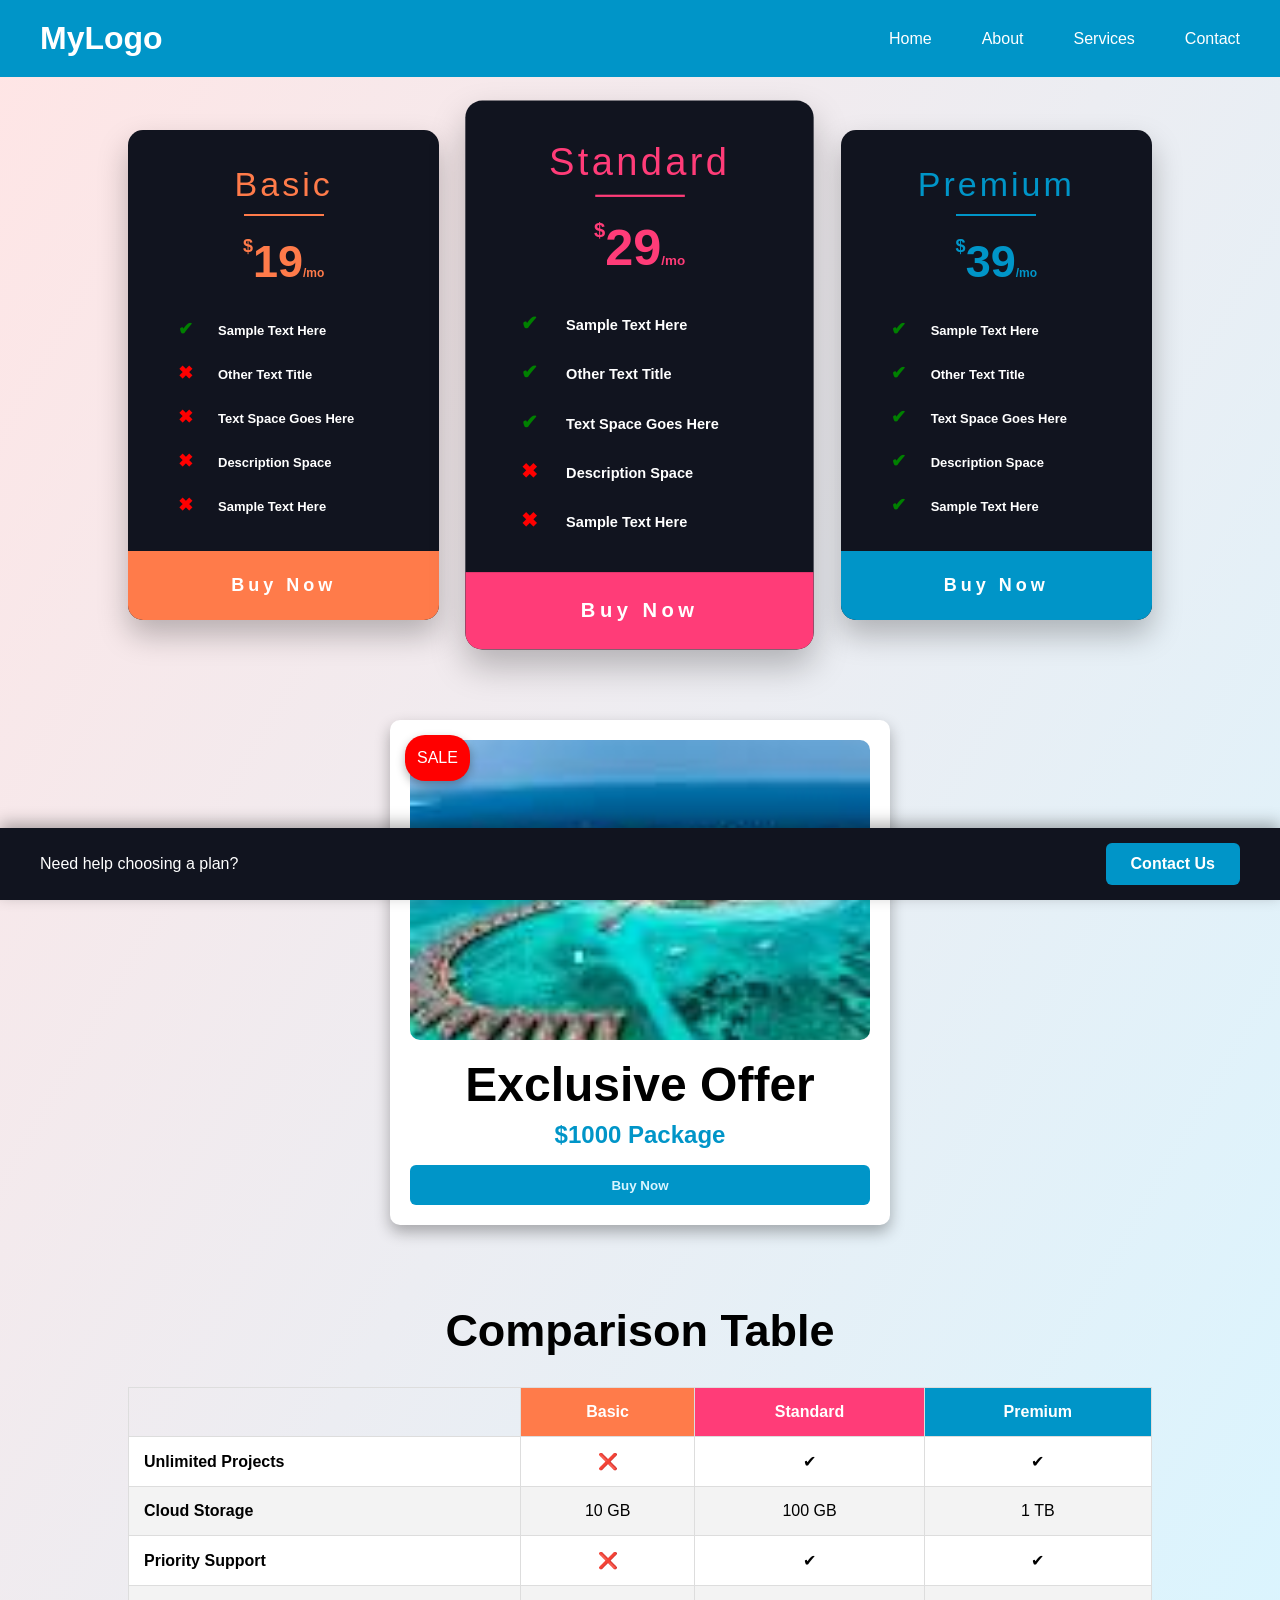
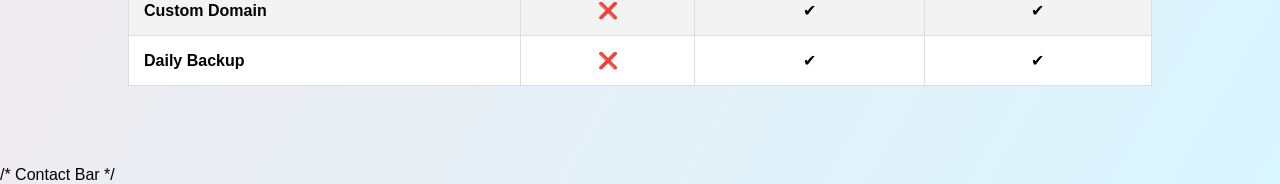
<file: index.html>
<!DOCTYPE html>
<html lang="en">
<head>
    <meta charset="UTF-8">
    <meta name="viewport" content="width=device-width, initial-scale=1.0">
    <title>Pricing Card</title>
    <link rel="stylesheet" href="pricing-card.css">
</head>
<body>

    <header>
        <!-- Navigation bar -->
        <nav class="navbar">

            <div class="logo">
                MyLogo
            </div>

            <div class="menu">
                <a href="#">Home</a>
                <a href="#">About</a>
                <a href="#">Services</a>
                <a href="#">Contact</a>
            </div>

        </nav>
    </header>
    <section class="pricing-section">
    <div class="price-card basic">
        <h2>Basic</h2>
        <div class="line"></div>
        <h3><span>$</span>19<small>/mo</small></h3>
        <ul> 
            <li class="yes">Sample Text Here</li> 
            <li class="no">Other Text Title</li> 
            <li class="no">Text Space Goes Here</li> 
            <li class="no">Description Space</li> 
            <li class="no">Sample Text Here</li> 
        </ul> 
        <button>Buy Now</button> 
    </div>

    <div class="price-card standard">
        <h2>Standard</h2>
        <div class="line"></div>
        <h3><span>$</span>29<small>/mo</small></h3>
        <ul> 
            <li class="yes">Sample Text Here</li> 
            <li class="yes">Other Text Title</li> 
            <li class="yes">Text Space Goes Here</li> 
            <li class="no">Description Space</li> 
            <li class="no">Sample Text Here</li> 
        </ul> 
        <button>Buy Now</button> 
    </div>

     <div class="price-card premium">
        <h2>Premium</h2>
        <div class="line"></div>

        <h3><span>$</span>39<small>/mo</small></h3>

        <ul>
            <li class="yes">Sample Text Here</li>
            <li class="yes">Other Text Title</li>
            <li class="yes">Text Space Goes Here</li>
            <li class="yes">Description Space</li>
            <li class="yes">Sample Text Here</li>
        </ul>

        <button>Buy Now</button>
    </div>

    </section>

    <section>
        <!-- Badge -->

    <div class="card-badge">
        <div class="badge">SALE</div>

        <img src="image/maldive.jpg" alt="Maldive">

        <h2>Exclusive Offer</h2>

        <p>$1000 Package</p>

        <button>Buy Now</button>
    </div>

    </div>
    </section>

   <!-- Feature table -->
        <section class="comparison">

    <h2>Comparison Table</h2>

    <table>

        <thead>

            <tr>
                <th></th>
                <th class="basic-head">Basic</th>
                <th class="standard-head">Standard</th>
                <th class="premium-head">Premium</th>
            </tr>

        </thead>

        <tbody>

            <tr>
                <td>Unlimited Projects</td>
                <td>❌</td>
                <td>✔</td>
                <td>✔</td>
            </tr>

            <tr>
                <td>Cloud Storage</td>
                <td>10 GB</td>
                <td>100 GB</td>
                <td>1 TB</td>
            </tr>

            <tr>
                <td>Priority Support</td>
                <td>❌</td>
                <td>✔</td>
                <td>✔</td>
            </tr>

            <tr>
                <td>Custom Domain</td>
                <td>❌</td>
                <td>✔</td>
                <td>✔</td>
            </tr>

            <tr>
                <td>Daily Backup</td>
                <td>❌</td>
                <td>✔</td>
                <td>✔</td>
            </tr>

        </tbody>

    </table>

    </section>

    /* Contact Bar */
    <div class="contact-bar">

    <p>Need help choosing a plan?</p>

    <button>Contact Us</button>

</div>

</body>
</html>
</file>
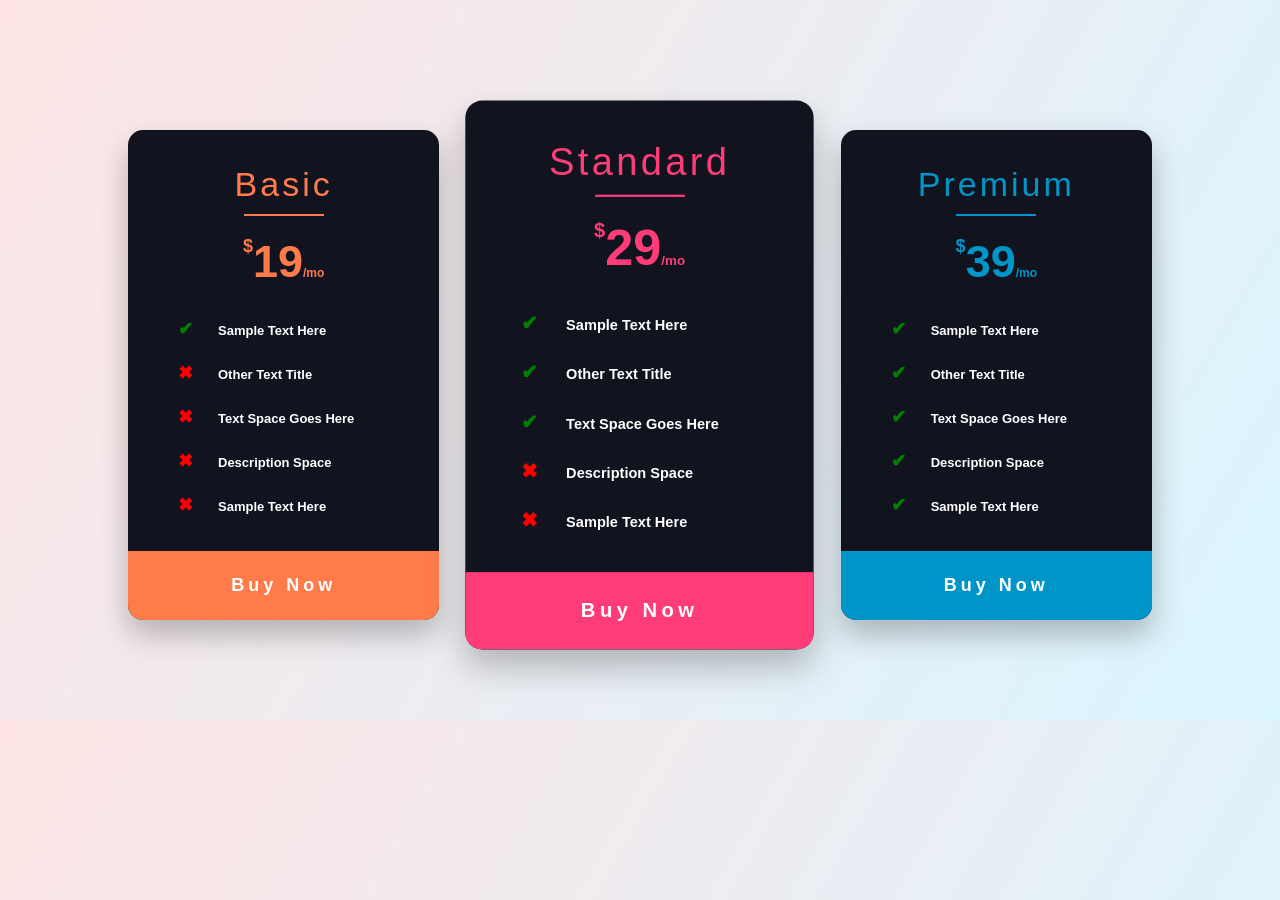
<file: pricing-card.html>
<!DOCTYPE html>
<html lang="en">
<head>
    <meta charset="UTF-8">
    <meta name="viewport" content="width=device-width, initial-scale=1.0">
    <title>Pricing Card</title>
    <link rel="stylesheet" href="pricing-card.css">
</head>
<body>
    <section class="pricing-section">
    <div class="price-card basic">
        <h2>Basic</h2>
        <div class="line"></div>
        <h3><span>$</span>19<small>/mo</small></h3>
        <ul> 
            <li class="yes">Sample Text Here</li> 
            <li class="no">Other Text Title</li> 
            <li class="no">Text Space Goes Here</li> 
            <li class="no">Description Space</li> 
            <li class="no">Sample Text Here</li> 
        </ul> 
        <button>Buy Now</button> 
    </div>

    <div class="price-card standard">
        <h2>Standard</h2>
        <div class="line"></div>
        <h3><span>$</span>29<small>/mo</small></h3>
        <ul> 
            <li class="yes">Sample Text Here</li> 
            <li class="yes">Other Text Title</li> 
            <li class="yes">Text Space Goes Here</li> 
            <li class="no">Description Space</li> 
            <li class="no">Sample Text Here</li> 
        </ul> 
        <button>Buy Now</button> 
    </div>

     <div class="price-card premium">
        <h2>Premium</h2>
        <div class="line"></div>

        <h3><span>$</span>39<small>/mo</small></h3>

        <ul>
            <li class="yes">Sample Text Here</li>
            <li class="yes">Other Text Title</li>
            <li class="yes">Text Space Goes Here</li>
            <li class="yes">Description Space</li>
            <li class="yes">Sample Text Here</li>
        </ul>

        <button>Buy Now</button>
    </div>

    </section>
</body>
</html>
</file>
<file: pricing-card.css>
* {
    margin: 0;
    padding: 0;
    box-sizing: border-box;
}
body{
    font-family:Arial, sans-serif;
    background:linear-gradient(120deg, #ffe5e5, #d9f5ff);
    padding-top: 90px;
}
/* Naviagation */
.navbar {
    display: flex;
    position: fixed;
    top: 0px;
    width: 100%;
    justify-content: space-between;
    align-items: center;
    padding: 20px 40px;
    background-color: #0095c8;
    z-index: 1000;
}

.logo {
    color: #fff;
    font-size: 32px;
    font-weight: bold;
}

.menu {
    display: flex;
    gap: 50px;
    justify-content: center;
}

.menu a {
    color: #fff;
    text-decoration: none;
}


/* Price card */
.pricing-section{
    display:grid;
    grid-template-columns: repeat(3, minmax(280px, 1fr));
    gap:45px;
    width:80%;
    margin:40px auto 100px;
    align-items:center;
    justify-content: center;
}
.price-card{
    background:#11141f;
    color:white;
    text-align:center;
    border-radius:15px;
    overflow:hidden;
    box-shadow:0 15px 30px rgba(0,0,0,0.25);
}

.price-card h2{
    font-size:34px;
    font-weight:300;
    letter-spacing:3px;
    margin:35px 0 10px;
}

.line{
    width:80px;
    height:2px;
    margin:0 auto 20px;
}

.price-card h3{
    font-size:45px;
    margin:0 0 30px;
}

.price-card h3 span{
    font-size:18px;
    vertical-align:top;
}

.price-card h3 small{
    font-size:12px;
}

.price-card ul{
    list-style:none;
    padding:0 50px;
    margin-bottom:35px;
}

.price-card li{
    text-align:left;
    margin:22px 0;
    font-size:13px;
    font-weight:bold;
}

.yes::before{
    content:"✔";
    color:green;
    margin-right:25px;
    font-size:18px;
}

.no::before{
    content:"✖";
    color:red;
    margin-right:25px;
    font-size:18px;
}

.price-card button{
    width:100%;
    border:none;
    padding:24px;
    color:white;
    font-size:18px;
    font-weight:bold;
    letter-spacing:4px;
    cursor:pointer;
    position: relative;
}

/* Basic */
.basic h2,
.basic h3{
    color:#ff7b4a;
}

.basic .line,
.basic button{
    background:#ff7b4a;
}

/* Standard */
.standard{
    transform:scale(1.12);
}

.standard h2,
.standard h3{
    color:#ff3c78;
}

.standard .line,
.standard button{
    background:#ff3c78;
}

/* Premium */
.premium h2,
.premium h3{
    color:#0095c8;
}

.premium .line,
.premium button{
    background:#0095c8;
}


/* Badge */
.card-badge {
    width: 500px;
    padding: 20px;
    background: white;
    justify-content: center;
    margin: auto;
    margin-top: 100px;
    text-align: center;
    flex-direction: row;
    gap: 15px;
    border-radius: 10px;
    position: relative;
    line-height: 30px;
    box-shadow:0 7px 15px rgba(0,0,0,0.3);
}
.card-badge p{
    font-size: 24px;
    color: #0095c8;
    font-weight: bold;
}
.card-badge h2{
    font-size: 48px;
    padding: 20px;
}

.card-badge button {
    width: 100%;
    height: 40px;
    background: #0095c8;
    color: #d9f5ff;
    font-weight: bold;
    border: none;
    border-radius: 6px;
    cursor: pointer;
    margin-top: 15px;
}

.badge {
    position: absolute;
    top: 15px;
    left: 15px;
    background: red;
    color: white;
    padding: 8px 12px;
    border-radius: 20px;
    box-shadow:0 4px 10px rgba(0,0,0,0.3);
}

.card-badge img {
    width: 100%;
    height: 300px;
    object-fit: cover;
    border-radius: 10px;
}

/* Feature table */
.comparison{

    width:80%;
    margin:80px auto;

}

.comparison h2{

    text-align:center;
    margin-bottom:30px;
    font-size:45px;

}

table{

    width:100%;
    border-collapse:collapse;

}

th,
td{

    padding:15px;
    text-align:center;
    border:1px solid #ddd;

}

tbody td:first-child{

    text-align:left;
    font-weight:bold;

}

.basic-head{

    background:#ff7b4a;
    color:white;

}

.standard-head{

    background:#ff3c78;
    color:white;

}

.premium-head{

    background:#0095c8;
    color:white;

}

tbody tr:nth-child(even){

    background:#f3f3f3;

}

tbody tr:nth-child(odd){

    background:#ffffff;

}

/* Contact Bar */
.contact-bar{

    position:fixed;

    bottom:0;

    left:0;

    width:100%;

    background:#11141f;

    color:white;

    display:flex;

    justify-content:space-between;

    align-items:center;

    padding:15px 40px;

    box-shadow:0 -5px 15px rgba(0,0,0,.3);

    z-index:1000;

}

.contact-bar button{

    background:#0095c8;

    color:white;

    border:none;

    padding:12px 25px;

    border-radius:6px;

    cursor:pointer;

    font-size:16px;

    font-weight:bold;

}
</file>
